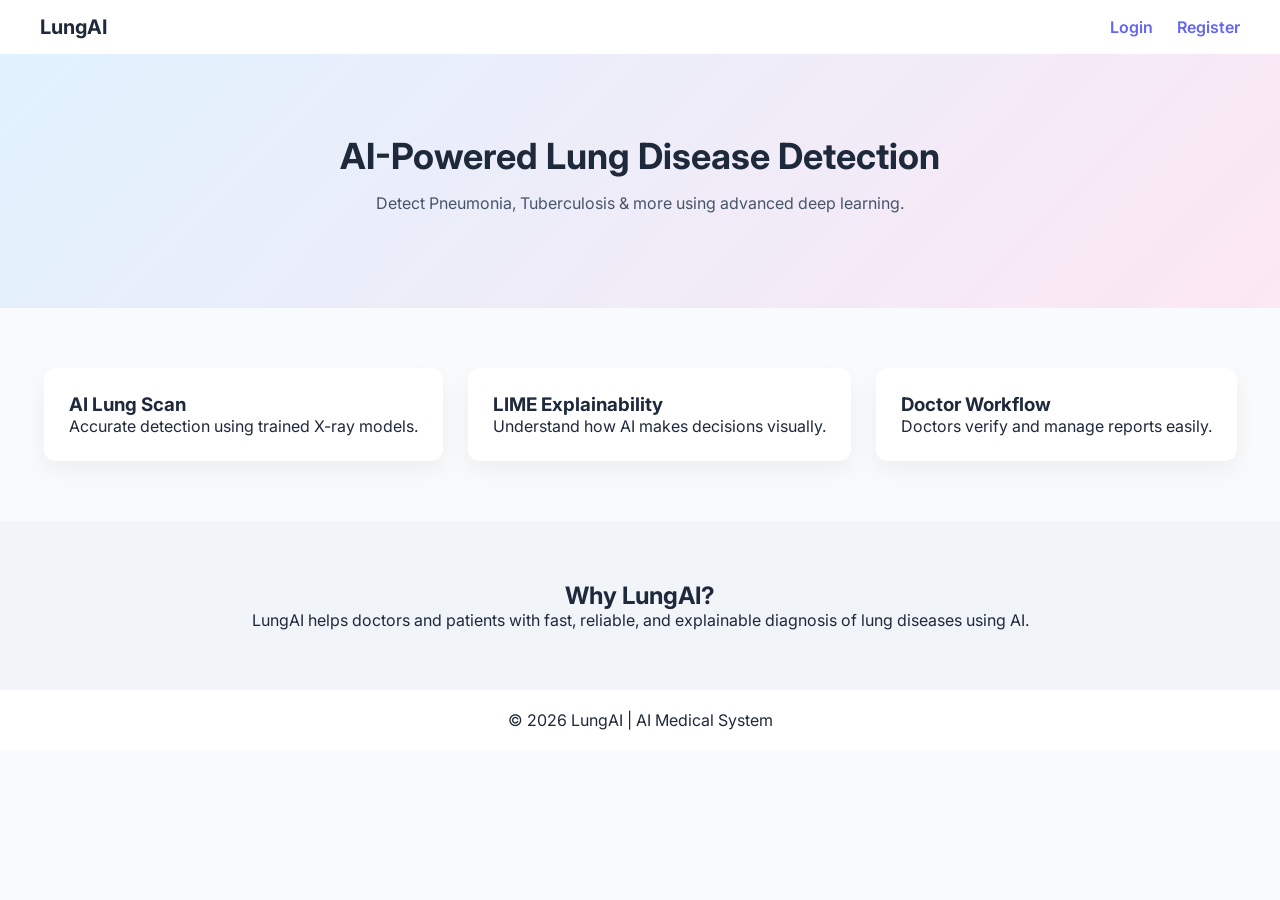
<file: frontend/index.html>
<!DOCTYPE html>
<html lang="en">
<head>
<meta charset="UTF-8">
<meta name="viewport" content="width=device-width, initial-scale=1.0">
<title>LungAI</title>

<link href="https://fonts.googleapis.com/css2?family=Inter:wght@400;600;700&display=swap" rel="stylesheet">
<link rel="stylesheet" href="style.css">
</head>

<body>

<!-- NAVBAR -->
<header class="navbar">
    <h2>LungAI</h2>
    <div class="nav-links">
        <a href="login.html">Login</a>        <!-- ✅ FIXED -->
        <a href="register.html">Register</a>  <!-- ✅ FIXED -->
    </div>
</header>

<!-- HERO -->
<section class="hero">
    <h1>AI-Powered Lung Disease Detection</h1>
    <p>Detect Pneumonia, Tuberculosis & more using advanced deep learning.</p>
</section>

<!-- FEATURES -->
<section class="features">

    <div class="card">
        <h3>AI Lung Scan</h3>
        <p>Accurate detection using trained X-ray models.</p>
    </div>

    <div class="card">
        <h3>LIME Explainability</h3>
        <p>Understand how AI makes decisions visually.</p>
    </div>

    <div class="card">
        <h3>Doctor Workflow</h3>
        <p>Doctors verify and manage reports easily.</p>
    </div>

</section>

<!-- ABOUT -->
<section class="about">
    <h2>Why LungAI?</h2>
    <p>
        LungAI helps doctors and patients with fast, reliable, and explainable
        diagnosis of lung diseases using AI.
    </p>
</section>

<!-- FOOTER -->
<footer>
    © 2026 LungAI | AI Medical System
</footer>

</body>
</html>
</file>
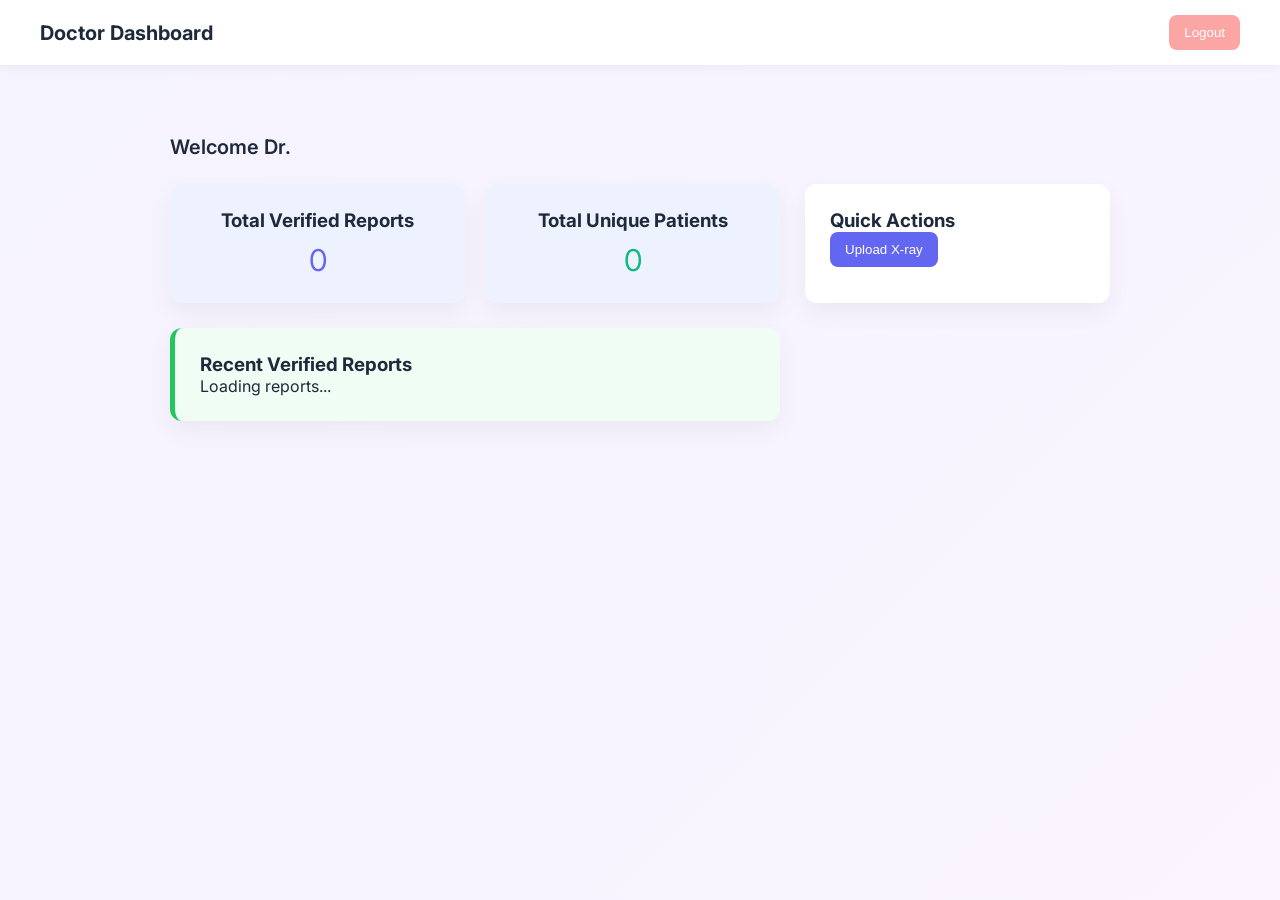
<file: frontend/dashboard.html>
<!DOCTYPE html>
<html>
<head>
    <meta charset="UTF-8">
    <title>Doctor Dashboard</title>
    <link rel="stylesheet" href="style.css">
    <link href="https://fonts.googleapis.com/css2?family=Inter:wght@400;600&display=swap" rel="stylesheet">
</head>

<body>

<div class="navbar">
    <h1>Doctor Dashboard</h1>
    <button class="logout-btn" onclick="logout()">Logout</button>
</div>

<div class="container">

    <p class="welcome-text" id="welcomeText">Welcome Dr.</p>

    <div class="grid">
        <div class="card">
            <h3>Total Verified Reports</h3>
            <p id="reports" class="stat-number blue">0</p>
        </div>

        <div class="card">
            <h3>Total Unique Patients</h3>
            <p id="patients" class="stat-number green">0</p>
        </div>
    </div>

    <div class="card">
        <h3>Quick Actions</h3>
        <button onclick="window.location.href='upload.html'">
            Upload X-ray
        </button>
    </div>

    <div class="card">
        <h3>Recent Verified Reports</h3>
        <div id="reportsList">
            <p>Loading reports...</p>
        </div>
    </div>

</div>

<script src="script.js"></script>

<script>
document.addEventListener("DOMContentLoaded", function () {
    // 1. Handle Welcome Text
    const username = localStorage.getItem("username");
    if (username) {
        document.getElementById("welcomeText").innerText = `Welcome Dr. ${username}`;
    }

    // 2. Initialize Dashboard Data from script.js
    if (typeof initDashboard === "function") {
        initDashboard();
    }
});
</script>

</body>
</html>
</file>
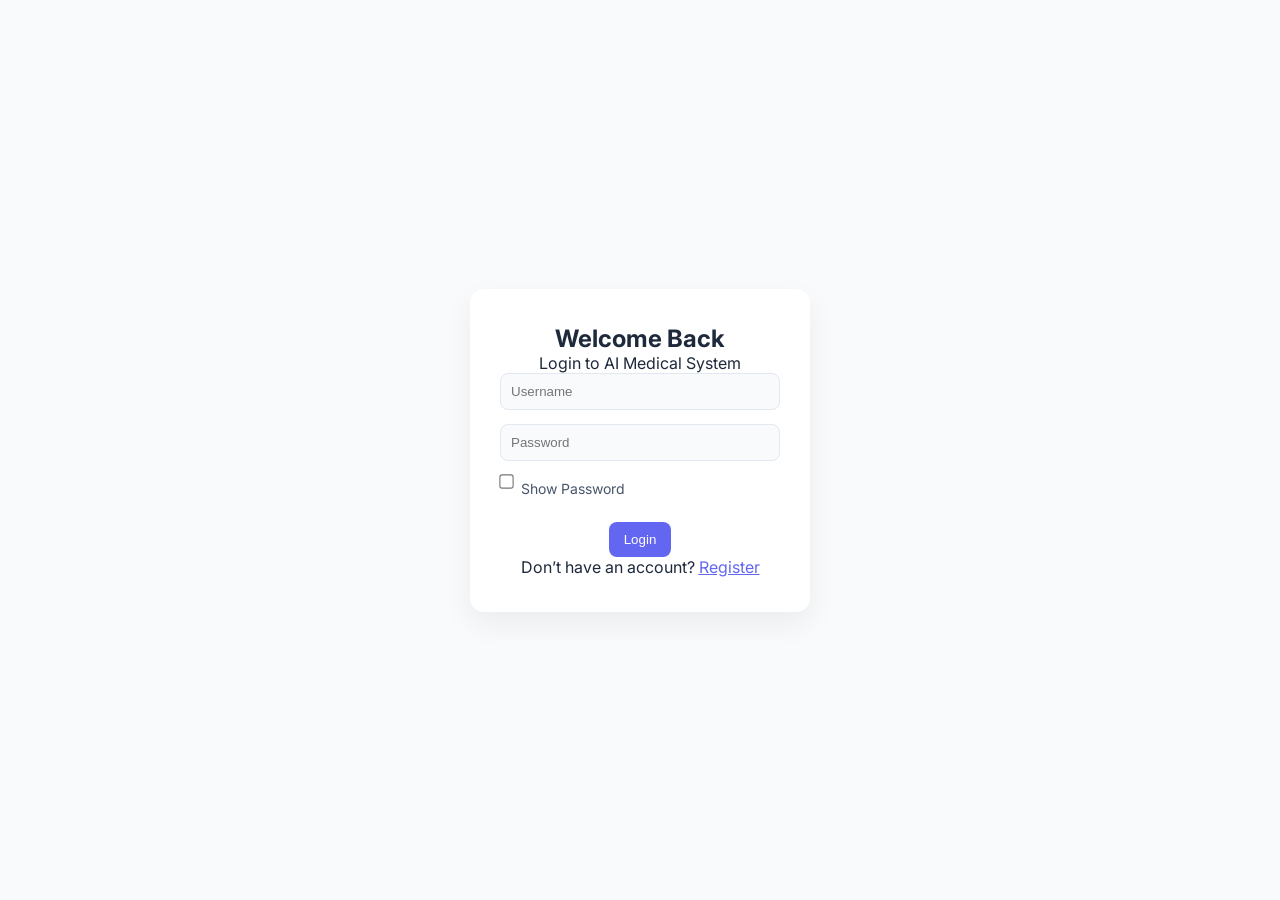
<file: frontend/login.html>
<!DOCTYPE html>
<html>
<head>
    <meta charset="UTF-8">
    <title>Login</title>

    <link rel="stylesheet" href="style.css">
    <link href="https://fonts.googleapis.com/css2?family=Inter:wght@400;600&display=swap" rel="stylesheet">
</head>

<body>

<div class="form-wrapper">

    <div class="form-box">

        <h2>Welcome Back</h2>

        <p class="subtitle">
            Login to AI Medical System
        </p>

        <input type="text" id="username" placeholder="Username">

        <input type="password" id="password" placeholder="Password">

        <!-- ✅ FIXED CHECKBOX -->
        <label class="checkbox-label">
            <input type="checkbox" onclick="togglePassword()">
            <span>Show Password</span>
        </label>

        <button onclick="login()">
            Login
        </button>

        <p class="footer-text">
            Don’t have an account?
            <a href="register.html">Register</a>
        </p>

    </div>

</div>

<script src="script.js"></script>

<script>
function togglePassword() {
    const pass = document.getElementById("password");
    pass.type = pass.type === "password" ? "text" : "password";
}
</script>

</body>
</html>
</file>
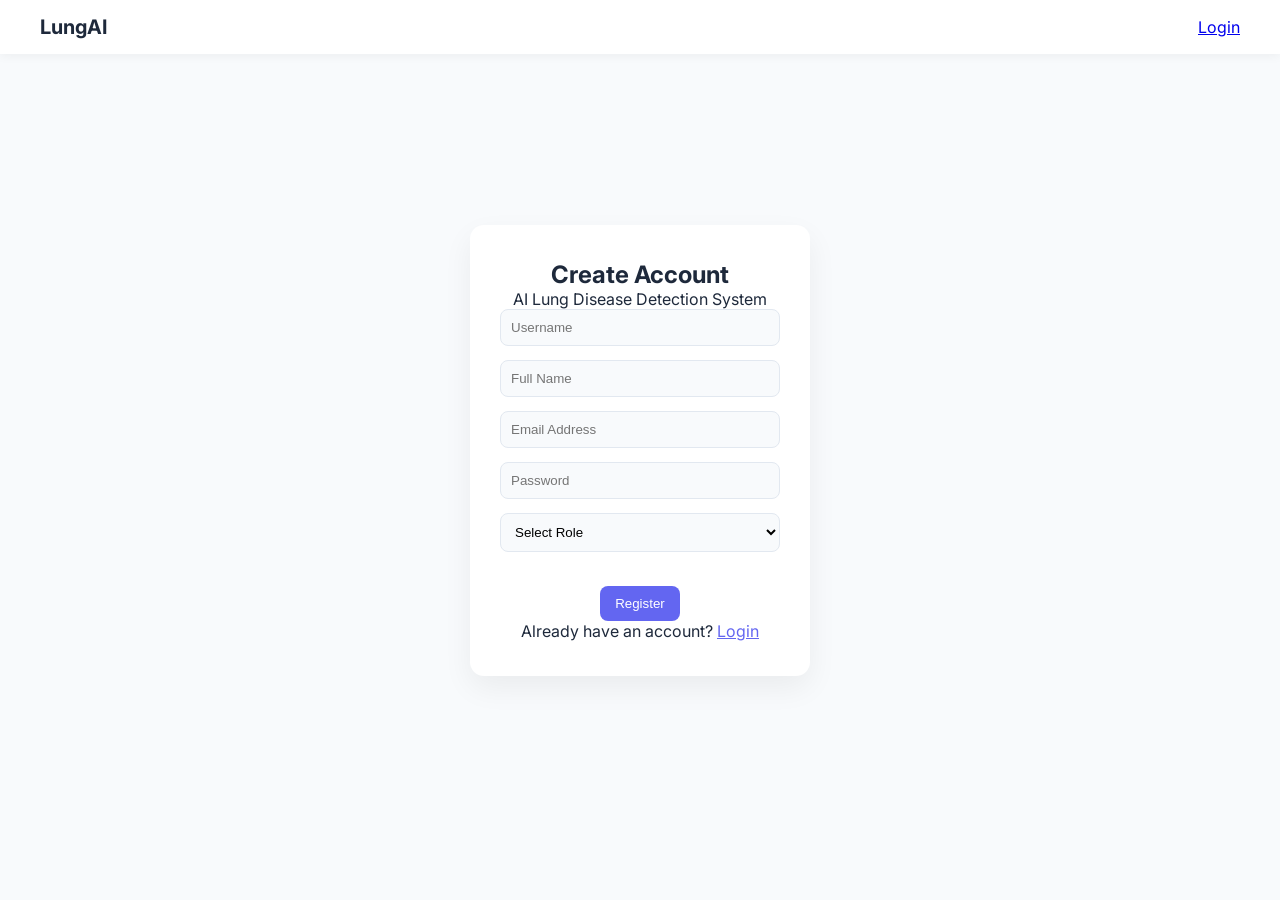
<file: frontend/register.html>
<!DOCTYPE html>
<html>
<head>
    <meta charset="UTF-8">
    <title>Register - LungAI</title>
    <link rel="stylesheet" href="style.css">
    <link href="https://fonts.googleapis.com/css2?family=Inter:wght@400;600&display=swap" rel="stylesheet">
</head>
<body>

<header class="navbar">
    <h2>LungAI</h2>
    <div>
        <a href="login.html">Login</a>
    </div>
</header>

<div class="form-wrapper">
    <div class="form-box fade-in">
        <h2>Create Account</h2>
        <p class="subtitle">AI Lung Disease Detection System</p>

        <input type="text" id="username" placeholder="Username">
        <input type="text" id="name" placeholder="Full Name"> <input type="email" id="email" placeholder="Email Address"> <input type="password" id="password" placeholder="Password">

        <select id="role" onchange="handleRoleChange()">
            <option value="">Select Role</option>
            <option value="doctor">Doctor</option>
            <option value="patient">Patient</option>
        </select>

        <div id="certificateDiv" class="hidden" style="display: none; margin-top: 10px;">
            <label style="display: block; margin-bottom: 5px;">Upload Certificate</label>
            <input type="file" id="certificate">
        </div>

        <div id="doctorDiv" class="hidden" style="display: none; margin-top: 10px;">
            <label style="display: block; margin-bottom: 5px;">Select Your Doctor</label>
            <select id="doctor">
                <option value="">Select Doctor</option>
            </select>
        </div>

        <button onclick="registerUser()" style="margin-top: 20px;">Register</button>

        <p class="footer-text">
            Already have an account? <a href="login.html">Login</a>
        </p>
    </div>
</div>

<script src="script.js"></script>
</body>
</html>
</file>
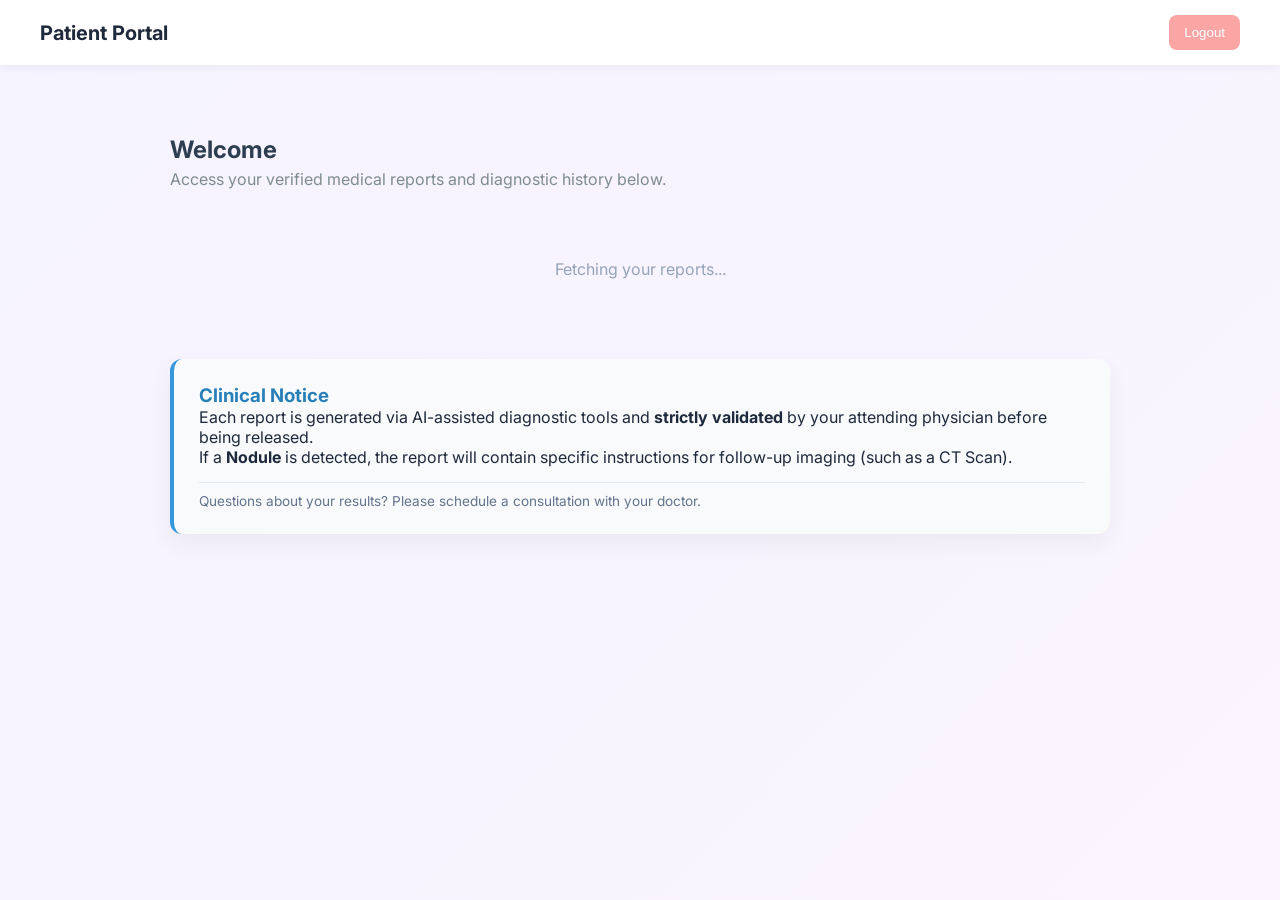
<file: frontend/reports.html>
<!DOCTYPE html>
<html lang="en">
<head>
    <meta charset="UTF-8">
    <meta name="viewport" content="width=device-width, initial-scale=1.0">
    <title>My Reports | Patient Portal</title>
    <link rel="stylesheet" href="style.css">
    <link href="https://fonts.googleapis.com/css2?family=Inter:wght@400;600&display=swap" rel="stylesheet">
</head>

<body>

<div class="navbar">
    <h1>Patient Portal</h1>
    <button class="logout-btn" onclick="logout()">Logout</button>
</div>

<div class="container">

    <h2 id="welcomeMsg" style="color: #2c3e50; margin-bottom: 5px;">Welcome</h2>
    <p class="subtitle" style="margin-bottom: 30px; color: #7f8c8d;">
        Access your verified medical reports and diagnostic history below.
    </p>

    <div id="reportsList">
        <div style="text-align: center; padding: 40px; color: #94a3b8;">
            <p>Fetching your reports...</p>
        </div>
    </div>

    <div class="card info-box" style="margin-top: 40px; border-left: 4px solid #3498db; background: #f8fafc;">
        <h3 style="color: #2980b9; margin-top: 0;">Clinical Notice</h3>
        <p>
            Each report is generated via AI-assisted diagnostic tools and <b>strictly validated</b> by your attending physician before being released.
        </p>
        <p>
            If a <b>Nodule</b> is detected, the report will contain specific instructions for follow-up imaging (such as a CT Scan).
        </p>
        <p class="small-text" style="font-size: 0.85rem; color: #64748b; margin-top: 15px; border-top: 1px solid #e2e8f0; padding-top: 10px;">
            Questions about your results? Please schedule a consultation with your doctor.
        </p>
    </div>

</div>

<script src="script.js"></script>

<script>
    document.addEventListener("DOMContentLoaded", () => {
        // Handle Welcome Message
        const username = localStorage.getItem("username");
        if (username) {
            document.getElementById("welcomeMsg").innerText = `Welcome, ${username}`;
        }

        // Initialize Dashboard logic from script.js
        if (typeof initDashboard === "function") {
            initDashboard();
        }
    });
</script>

</body>
</html>
</file>
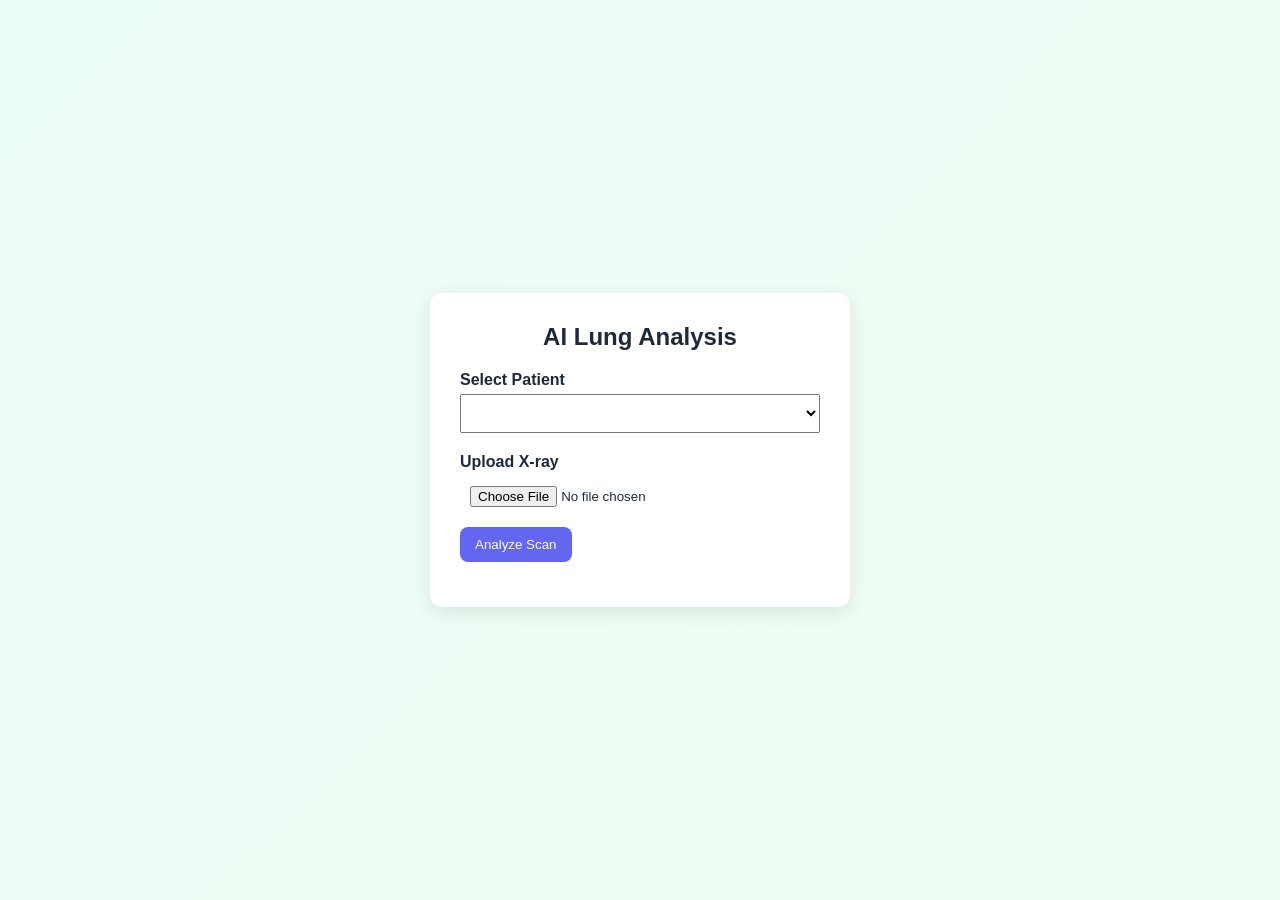
<file: frontend/upload.html>
<!DOCTYPE html>
<html>
<head>
    <meta charset="UTF-8">
    <title>AI Lung Analysis</title>

    <!-- ✅ YOUR CSS -->
    <link rel="stylesheet" href="style.css">

    <style>
        body {
            display: flex;
            justify-content: center;
            align-items: center;
            height: 100vh;
            background: #f4f6f9;
        }

        .card {
            background: white;
            padding: 30px;
            width: 400px;
            border-radius: 12px;
            box-shadow: 0 5px 20px rgba(0,0,0,0.1);
        }

        h2 {
            text-align: center;
            margin-bottom: 20px;
        }

        label {
            margin-top: 10px;
            display: block;
            font-weight: bold;
        }

        select, input {
            width: 100%;
            padding: 10px;
            margin-top: 5px;
            margin-bottom: 10px;
        }

        #result {
            margin-top: 15px;
            text-align: center;
        }

        img {
            width: 100%;
            margin-top: 10px;
        }
    </style>
</head>

<body>

<div class="card">

    <h2>AI Lung Analysis</h2>

    <label>Select Patient</label>
    <select id="patient_id"></select>

    <label>Upload X-ray</label>
    <input type="file" id="image" accept="image/*">

    <button onclick="uploadXray()">Analyze Scan</button>

    <div id="result"></div>

</div>

<!-- ✅ JS -->
<script src="script.js"></script>

</body>
</html>
</file>
<file: frontend/style.css>
/* ===== RESET ===== */
* {
    margin: 0;
    padding: 0;
    box-sizing: border-box;
}

body {
    font-family: 'Inter', sans-serif;
    background: #f8fafc;
    color: #1e293b;
    min-height: 100vh;
}

/* ===== NAVBAR ===== */
.navbar {
    display: flex;
    justify-content: space-between;
    align-items: center;
    padding: 15px 40px;
    background: #ffffff;
    box-shadow: 0 2px 10px rgba(0,0,0,0.05);
}

.navbar h1, .navbar h2 {
    font-size: 20px;
}

.nav-links a {
    margin-left: 20px;
    text-decoration: none;
    color: #6366f1;
    font-weight: 600;
}

/* ===== HERO ===== */
.hero {
    text-align: center;
    padding: 80px 20px;
    background: linear-gradient(135deg, #e0f2fe, #fce7f3);
}

.hero h1 {
    font-size: 36px;
}

.hero p {
    color: #475569;
    margin: 15px 0;
}

/* ===== COMMON BUTTON ===== */
button {
    background: #6366f1;
    border: none;
    border-radius: 8px;
    color: white;
    padding: 10px 15px;
    cursor: pointer;
    transition: 0.3s;
}

button:hover {
    background: #4f46e5;
}

/* ===== CARDS ===== */
.card {
    background: white;
    padding: 25px;
    border-radius: 12px;
    box-shadow: 0 10px 25px rgba(0,0,0,0.05);
    transition: 0.3s;
}

.card:hover {
    transform: translateY(-4px);
}

/* ===== FEATURES ===== */
.features {
    display: flex;
    justify-content: center;
    gap: 25px;
    padding: 60px 20px;
    flex-wrap: wrap;
}

/* ===== ABOUT ===== */
.about {
    text-align: center;
    padding: 60px 20px;
    background: #f1f5f9;
}

/* ===== FOOTER ===== */
footer {
    text-align: center;
    padding: 20px;
    background: #ffffff;
}

/* ===== FORMS ===== */
.form-wrapper {
    display: flex;
    justify-content: center;
    align-items: center;
    height: 85vh;
}

.form-box {
    width: 320px;
    text-align: center;
}

.form-box input,
.form-box select {
    width: 100%;
    padding: 10px;
    margin-bottom: 12px;
    border-radius: 8px;
    border: 1px solid #e2e8f0;
    background: #f8fafc;
}

.form-box a {
    color: #6366f1;
}

/* ===== CONTAINER ===== */
.container {
    max-width: 1000px;
    margin: 40px auto;
    padding: 30px;
}

/* ===== LOGOUT ===== */
.logout-btn {
    background: #fca5a5;
}

.logout-btn:hover {
    background: #f87171;
}

/* ===== DASHBOARD LAYOUT ===== */
body:has(.welcome-text) {
    background: linear-gradient(135deg, #eff6ff, #f0f9ff);
}

body:has(.welcome-text) .container {
    display: grid;
    grid-template-columns: 2fr 1fr;
    gap: 25px;
}

/* Welcome */
.welcome-text {
    grid-column: 1 / -1;
    font-size: 20px;
    font-weight: 600;
}

/* Stats */
.grid {
    display: flex;
    gap: 20px;
}

.grid .card {
    flex: 1;
    text-align: center;
    background: #eef2ff;
}

/* Stats numbers */
.stat-number {
    font-size: 30px;
    margin-top: 10px;
}

.blue { color: #6366f1; }
.green { color: #10b981; }

/* Quick Actions */
.container > .card:last-child {
    background: #f0fdf4;
    border-left: 5px solid #22c55e;
}

/* ===== REPORTS ===== */
body:has(#reportsList) {
    background: linear-gradient(135deg, #f5f3ff, #faf5ff);
}

#reportsList .card {
    margin-bottom: 15px;
    border-left: 5px solid #a78bfa;
}

/* ===== UPLOAD ===== */
body:has(#patient_id) {
    background: linear-gradient(135deg, #ecfdf5, #f0fdf4);
    display: flex;
    justify-content: center;
    align-items: center;
}

body:has(#patient_id) .card {
    width: 420px;
}

/* ===== HIDDEN ===== */
.hidden {
    display: none;
}/* ===== PERFECT CENTERED FORMS ===== */

body:has(.form-wrapper),
body:has(.form-box) {
    display: flex;
    justify-content: center;
    align-items: center;
    min-height: 100vh;
}

/* Form wrapper fix */
.form-wrapper {
    width: 100%;
    display: flex;
    justify-content: center;
    align-items: center;
}

/* Form box upgrade */
.form-box {
    background: #ffffff;
    padding: 35px 30px;
    border-radius: 14px;
    width: 340px;
    box-shadow: 0 12px 30px rgba(0,0,0,0.06);
    text-align: center;
}

/* Inputs spacing fix */
.form-box input,
.form-box select {
    margin-bottom: 14px;
}

/* Button spacing */
.form-box button {
    margin-top: 5px;
}

/* Navbar fix for form pages */
body:has(.form-wrapper) .navbar {
    position: absolute;
    top: 0;
    width: 100%;
}
/* ===== LOGIN CHECKBOX FIX ===== */

.form-box label {
    display: flex;
    align-items: center;
    justify-content: flex-start;
    font-size: 14px;
    margin-bottom: 15px;
    gap: 8px;
}

/* Checkbox size & alignment */
.form-box input[type="checkbox"] {
    width: auto;
    transform: scale(1.1);
    cursor: pointer;
}

/* Fix label text alignment */
.form-box label span {
    color: #475569;
}
</file>
